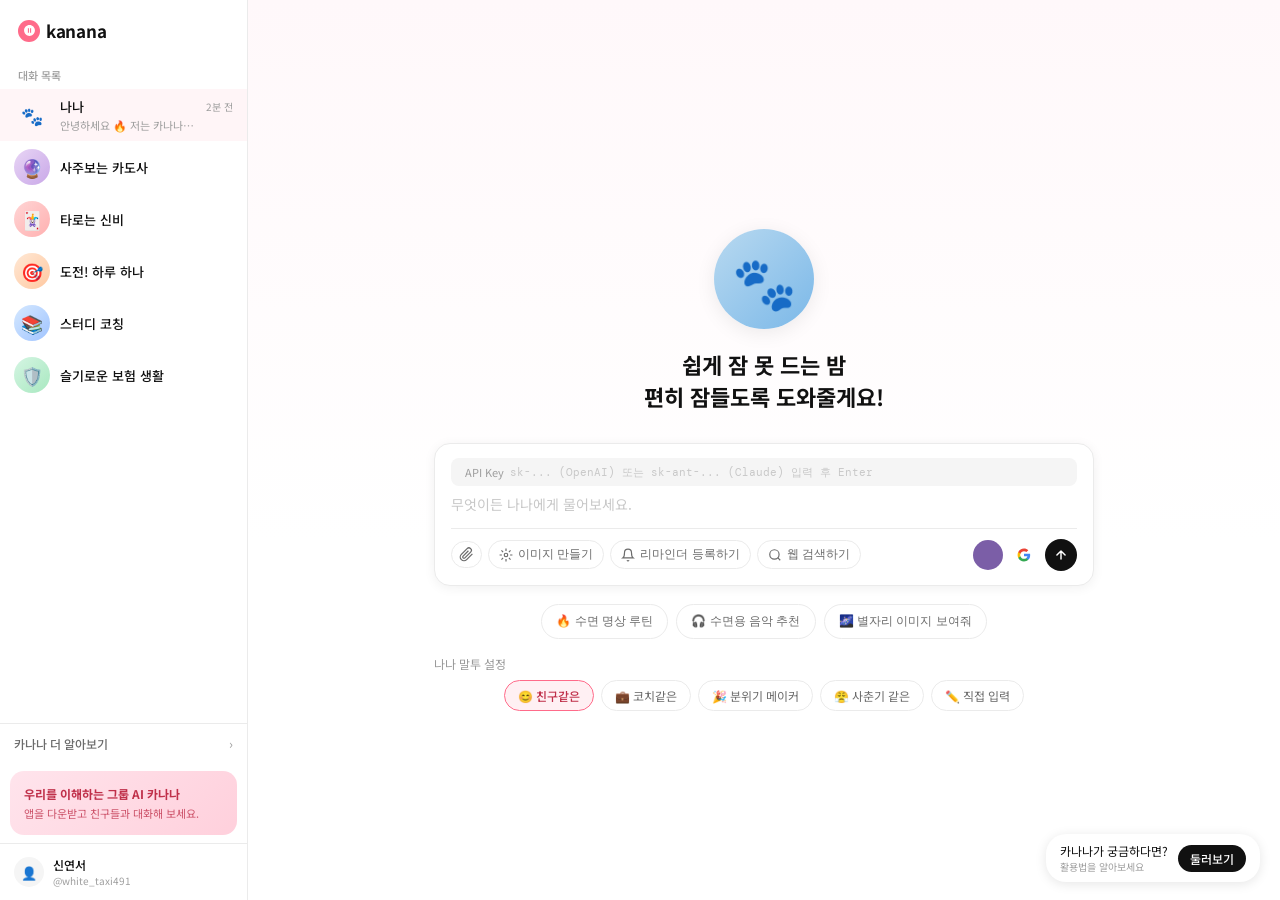
<file: kanana-prototype.html>
<!DOCTYPE html>
<html lang="ko">
<head>
<meta charset="UTF-8"/>
<meta name="viewport" content="width=device-width, initial-scale=1.0"/>
<title>kanana — TO-BE 프로토타입</title>
<link href="https://fonts.googleapis.com/css2?family=Noto+Sans+KR:wght@300;400;500;700&family=DM+Mono:wght@400;500&display=swap" rel="stylesheet"/>
<style>
*{box-sizing:border-box;margin:0;padding:0}
:root{
  --pink:#FF6B8A;--pinkl:#FFF0F3;--pink2:#FFD6DF;
  --black:#111;--gray:#6B6B6B;--gray2:#9E9E9E;--lightgray:#F5F5F5;--border:#EBEBEB;
  --white:#fff;--bg:#FAFAFA;
  --blue:#4A90D9;--bluel:#EBF4FF;
  --green:#3DBE7A;--greenl:#EDFAF3;
  --purple:#7B5EA7;--purplel:#F2EEFF;
  --teal:#00B4A6;
  --sans:'Noto Sans KR',sans-serif;
  --mono:'DM Mono',monospace;
}
html,body{height:100%;font-family:var(--sans);background:var(--bg);color:var(--black);font-size:14px}

/* ── 레이아웃 ── */
.app{display:grid;grid-template-columns:248px 1fr;height:100vh;overflow:hidden;background:var(--white)}

/* ══ 사이드바 ══ */
.sidebar{background:var(--white);border-right:1px solid var(--border);display:flex;flex-direction:column;overflow:hidden}

.sb-logo-row{padding:18px 18px 14px;display:flex;align-items:center;gap:8px}
.sb-logo-img{display:flex;align-items:center;gap:6px;cursor:pointer}
.sb-logo-circle{width:22px;height:22px;border-radius:50%;background:var(--pink);display:flex;align-items:center;justify-content:center}
.sb-logo-circle svg{width:13px;height:13px;fill:#fff}
.sb-logo-text{font-size:17px;font-weight:700;color:var(--black);letter-spacing:-.3px}

.sb-section-label{padding:10px 18px 6px;font-size:11px;color:var(--gray2);font-weight:500}

.sb-list{display:flex;flex-direction:column;overflow-y:auto;flex:1}
.sb-list::-webkit-scrollbar{width:3px}
.sb-list::-webkit-scrollbar-thumb{background:var(--border);border-radius:3px}

.sb-item{display:flex;align-items:center;gap:10px;padding:8px 14px;cursor:pointer;border-radius:0;transition:background .1s;position:relative}
.sb-item:hover{background:var(--lightgray)}
.sb-item.active{background:#FFF5F7}
.sb-item-av{width:36px;height:36px;border-radius:50%;overflow:hidden;flex-shrink:0;display:flex;align-items:center;justify-content:center;font-size:18px}
.sb-item-info{flex:1;min-width:0}
.sb-item-name{font-size:13px;font-weight:500;color:var(--black);white-space:nowrap;overflow:hidden;text-overflow:ellipsis}
.sb-item-preview{font-size:11px;color:var(--gray2);white-space:nowrap;overflow:hidden;text-overflow:ellipsis;margin-top:1px}
.sb-item-time{font-size:10px;color:var(--gray2);flex-shrink:0;align-self:flex-start;margin-top:2px}

.sb-more-row{padding:10px 14px;display:flex;align-items:center;justify-content:space-between;cursor:pointer;border-top:1px solid var(--border)}
.sb-more-label{font-size:12px;color:var(--gray);font-weight:500}
.sb-more-arrow{font-size:13px;color:var(--gray2)}

.sb-promo{margin:8px 10px;border-radius:14px;overflow:hidden;background:linear-gradient(135deg,#FFE4EC,#FFD0DC);padding:14px;cursor:pointer}
.sb-promo-title{font-size:12px;font-weight:700;color:#C0304A;margin-bottom:3px}
.sb-promo-desc{font-size:11px;color:#C0304A;opacity:.8}

.sb-user{padding:12px 14px;border-top:1px solid var(--border);display:flex;align-items:center;gap:9px}
.sb-user-av{width:30px;height:30px;border-radius:50%;background:var(--lightgray);display:flex;align-items:center;justify-content:center;font-size:13px;color:var(--gray)}
.sb-user-name{font-size:12px;font-weight:500;color:var(--black)}
.sb-user-id{font-size:10px;color:var(--gray2)}

/* ══ 채팅 메인 ══ */
.chat-main{display:flex;flex-direction:column;overflow:hidden;background:var(--white)}

/* 인트로 화면 */
.intro-screen{flex:1;display:flex;flex-direction:column;align-items:center;justify-content:center;background:linear-gradient(180deg,#FFF8FA 0%,#fff 60%);padding:40px 20px 0;position:relative}
.intro-avatar{width:100px;height:100px;border-radius:50%;overflow:hidden;margin-bottom:20px;background:linear-gradient(135deg,#B8D9F0,#7BB8E8);display:flex;align-items:center;justify-content:center;font-size:52px;box-shadow:0 4px 20px rgba(0,0,0,.08)}
.intro-title{font-size:22px;font-weight:700;color:var(--black);text-align:center;line-height:1.45;margin-bottom:30px}
.intro-input-wrap{width:100%;max-width:660px;background:var(--white);border:1.5px solid var(--border);border-radius:16px;padding:14px 16px;box-shadow:0 2px 12px rgba(0,0,0,.06)}
.intro-input{width:100%;border:none;outline:none;font-size:14px;font-family:var(--sans);color:var(--black);background:transparent;resize:none}
.intro-input::placeholder{color:#C8C8C8}
.intro-tool-row{display:flex;align-items:center;gap:6px;margin-top:10px;padding-top:10px;border-top:1px solid var(--border)}
.tool-btn{display:flex;align-items:center;gap:5px;padding:5px 10px;border-radius:20px;border:1px solid var(--border);background:var(--white);font-size:12px;color:var(--gray);cursor:pointer;transition:background .1s;white-space:nowrap}
.tool-btn:hover{background:var(--lightgray)}
.tool-btn svg{width:14px;height:14px;flex-shrink:0}
.tool-attach{padding:5px 7px;border-radius:20px;border:1px solid var(--border);background:var(--white);cursor:pointer;color:var(--gray);display:flex;align-items:center}
.tool-send{margin-left:auto;width:32px;height:32px;border-radius:50%;background:var(--black);border:none;display:flex;align-items:center;justify-content:center;cursor:pointer;flex-shrink:0}
.tool-send svg{width:14px;height:14px;fill:#fff}
.tool-icons-right{display:flex;gap:6px;align-items:center;margin-left:auto}
.tool-icon-btn{width:30px;height:30px;border-radius:50%;display:flex;align-items:center;justify-content:center;cursor:pointer;font-size:16px}

.quick-actions{display:flex;gap:8px;margin-top:18px;flex-wrap:wrap;justify-content:center;width:100%;max-width:660px}
.qa-btn{padding:8px 14px;border-radius:20px;border:1px solid var(--border);background:var(--white);font-size:12px;color:var(--gray);cursor:pointer;display:flex;align-items:center;gap:5px;transition:background .1s;white-space:nowrap}
.qa-btn:hover{background:var(--lightgray)}

.intro-help{position:absolute;bottom:18px;right:20px;display:flex;align-items:center;gap:10px;background:var(--white);border-radius:20px;padding:8px 14px;box-shadow:0 2px 12px rgba(0,0,0,.1);cursor:pointer}
.help-text{font-size:12px;color:var(--black)}
.help-sub{font-size:10px;color:var(--gray2)}
.help-btn{padding:5px 12px;border-radius:20px;background:var(--black);color:var(--white);font-size:12px;font-weight:500;white-space:nowrap}

/* 대화 화면 */
.chat-screen{flex:1;display:none;flex-direction:column;overflow:hidden}
.chat-screen.show{display:flex}

.chat-body{flex:1;overflow-y:auto;padding:24px 20px;display:flex;flex-direction:column;gap:20px}
.chat-body::-webkit-scrollbar{width:4px}
.chat-body::-webkit-scrollbar-thumb{background:var(--border);border-radius:4px}

/* 메시지 */
.msg-bot{display:flex;flex-direction:column;gap:4px}
.msg-bot-header{display:flex;align-items:center;gap:7px;margin-bottom:4px}
.msg-bot-av{width:28px;height:28px;border-radius:50%;background:linear-gradient(135deg,#B8D9F0,#7BB8E8);display:flex;align-items:center;justify-content:center;font-size:14px;flex-shrink:0}
.msg-bot-name{font-size:13px;font-weight:500;color:var(--black)}
.msg-bot-text{font-size:14px;color:var(--black);line-height:1.75;max-width:720px}
.msg-bot-text strong{font-weight:600}
.msg-bot-time{font-size:11px;color:var(--gray2);margin-top:4px}

/* 구글 출처 배지 */
.source-row{display:flex;align-items:center;gap:6px;margin-top:10px;flex-wrap:wrap}
.source-google{display:flex;align-items:center;gap:4px;padding:4px 10px;border-radius:20px;border:1px solid var(--border);background:var(--white);font-size:12px;color:var(--gray);cursor:pointer}
.g-icon{width:14px;height:14px;flex-shrink:0}
.source-link{padding:4px 10px;border-radius:20px;border:1px solid var(--border);background:var(--white);font-size:12px;color:var(--gray);cursor:pointer;display:flex;align-items:center;gap:4px}
.source-link:hover{background:var(--lightgray)}

/* 반응 버튼 */
.react-row{display:flex;gap:8px;align-items:center;margin-top:6px}
.react-btn{width:28px;height:28px;border-radius:50%;display:flex;align-items:center;justify-content:center;cursor:pointer;border:none;background:transparent;color:var(--gray2);font-size:14px;transition:background .1s}
.react-btn:hover{background:var(--lightgray)}
.react-more{font-size:16px;color:var(--gray2);cursor:pointer;padding:0 4px}

/* 사용자 메시지 */
.msg-user{display:flex;justify-content:flex-end}
.msg-user-bubble{background:var(--lightgray);border-radius:18px 18px 4px 18px;padding:10px 16px;font-size:14px;color:var(--black);max-width:60%;line-height:1.6}
.msg-user-time{font-size:11px;color:var(--gray2);margin-top:4px;text-align:right}

/* 리마인더 카드 */
.reminder-card{display:inline-flex;align-items:center;gap:8px;background:var(--greenl);border:1px solid #B8EDD3;border-radius:12px;padding:10px 14px;margin-top:6px;font-size:13px}
.rc-icon{font-size:16px}
.rc-title{font-weight:600;color:var(--green)}
.rc-sub{color:#2A9A5E;font-size:12px}

/* 타이핑 */
.typing-row{display:flex;align-items:center;gap:7px}
.typing-dots{display:flex;gap:4px;padding:10px 14px;background:var(--lightgray);border-radius:18px}
.tdot{width:7px;height:7px;border-radius:50%;background:#aaa;animation:bounce 1.2s ease-in-out infinite}
.tdot:nth-child(2){animation-delay:.2s}
.tdot:nth-child(3){animation-delay:.4s}
@keyframes bounce{0%,80%,100%{transform:translateY(0)}40%{transform:translateY(-6px)}}

/* 채팅창 하단 입력 */
.chat-footer{border-top:1px solid var(--border);background:var(--white);padding:12px 20px 14px;flex-shrink:0}
.chat-input-wrap{border:1.5px solid var(--border);border-radius:16px;padding:12px 14px;background:var(--white)}
.chat-input-wrap:focus-within{border-color:#BBBBBB}
.chat-input{width:100%;border:none;outline:none;font-size:14px;font-family:var(--sans);color:var(--black);background:transparent;resize:none;min-height:20px}
.chat-input::placeholder{color:#C8C8C8}
.chat-tool-row{display:flex;align-items:center;gap:6px;margin-top:10px}

/* API Key 입력 (작게) */
.apikey-row{display:flex;align-items:center;gap:6px;padding:6px 14px;background:var(--lightgray);border-radius:8px;margin-bottom:8px}
.apikey-label{font-size:11px;color:var(--gray2);white-space:nowrap}
.apikey-inp{flex:1;border:none;background:transparent;font-size:11px;font-family:var(--mono);color:var(--black);outline:none}
.apikey-inp::placeholder{color:#C8C8C8}

/* 말투 설정 버튼 */
.tone-btn{padding:6px 13px;border-radius:20px;border:1.5px solid var(--border);background:var(--white);font-size:12px;color:var(--gray);cursor:pointer;font-family:var(--sans);transition:all .12s}
.tone-btn:hover{background:var(--lightgray)}
.tone-btn.active{border-color:#FF6B8A;background:#FFF0F3;color:#C0304A;font-weight:500}

::-webkit-scrollbar{width:4px}
::-webkit-scrollbar-thumb{background:var(--border);border-radius:4px}
</style>
</head>
<body>
<div class="app">

  <!-- ══ 사이드바 ══ -->
  <aside class="sidebar">
    <div class="sb-logo-row">
      <div class="sb-logo-img">
        <div class="sb-logo-circle">
          <svg viewBox="0 0 24 24"><path d="M12 2C6.48 2 2 6.48 2 12s4.48 10 10 10 10-4.48 10-10S17.52 2 12 2zm-1 14H9V8h2v8zm4 0h-2V8h2v8z"/></svg>
        </div>
        <span class="sb-logo-text">kanana</span>
      </div>
    </div>

    <div class="sb-section-label">대화 목록</div>
    <div class="sb-list" id="sbList">
      <div class="sb-item active" onclick="selectMate('nana',this)">
        <div class="sb-item-av">🐾</div>
        <div class="sb-item-info">
          <div class="sb-item-name">나나</div>
          <div class="sb-item-preview">안녕하세요 🔥 저는 카나나에서...</div>
        </div>
        <div class="sb-item-time">2분 전</div>
      </div>
      <div class="sb-item" onclick="selectMate('fortune',this)">
        <div class="sb-item-av" style="background:linear-gradient(135deg,#E8D5F5,#C9A8E8)">🔮</div>
        <div class="sb-item-info"><div class="sb-item-name">사주보는 카도사</div></div>
      </div>
      <div class="sb-item" onclick="selectMate('tarot',this)">
        <div class="sb-item-av" style="background:linear-gradient(135deg,#FFD5D5,#FFB0B0)">🃏</div>
        <div class="sb-item-info"><div class="sb-item-name">타로는 신비</div></div>
      </div>
      <div class="sb-item" onclick="selectMate('challenge',this)">
        <div class="sb-item-av" style="background:linear-gradient(135deg,#FFE8D5,#FFC8A0)">🎯</div>
        <div class="sb-item-info"><div class="sb-item-name">도전! 하루 하나</div></div>
      </div>
      <div class="sb-item" onclick="selectMate('study',this)">
        <div class="sb-item-av" style="background:linear-gradient(135deg,#D5E8FF,#A0C4FF)">📚</div>
        <div class="sb-item-info"><div class="sb-item-name">스터디 코칭</div></div>
      </div>
      <div class="sb-item" onclick="selectMate('insurance',this)">
        <div class="sb-item-av" style="background:linear-gradient(135deg,#D5F5E3,#A8E8C0)">🛡️</div>
        <div class="sb-item-info"><div class="sb-item-name">슬기로운 보험 생활</div></div>
      </div>
    </div>

    <div class="sb-more-row">
      <span class="sb-more-label">카나나 더 알아보기</span>
      <span class="sb-more-arrow">›</span>
    </div>

    <div class="sb-promo">
      <div class="sb-promo-title">우리를 이해하는 그룹 AI 카나나</div>
      <div class="sb-promo-desc">앱을 다운받고 친구들과 대화해 보세요.</div>
    </div>

    <div class="sb-user">
      <div class="sb-user-av">👤</div>
      <div>
        <div class="sb-user-name">신연서</div>
        <div class="sb-user-id">@white_taxi491</div>
      </div>
    </div>
  </aside>

  <!-- ══ 메인 ══ -->
  <div class="chat-main">

    <!-- 인트로 화면 -->
    <div class="intro-screen" id="introScreen">
      <div class="intro-avatar" id="introAv">🐾</div>
      <div class="intro-title" id="introTitle">쉽게 잠 못 드는 밤<br><strong>편히 잠들도록 도와줄게요!</strong></div>

      <div class="intro-input-wrap">
        <div class="apikey-row">
          <span class="apikey-label">API Key</span>
          <input type="password" id="apiKeyInput" class="apikey-inp" placeholder="sk-... (OpenAI) 또는 sk-ant-... (Claude) 입력 후 Enter"/>
        </div>
        <textarea id="introInput" class="intro-input" rows="1" placeholder="무엇이든 나나에게 물어보세요." oninput="autoResize(this)"></textarea>
        <div class="intro-tool-row">
          <button class="tool-attach" title="첨부">
            <svg width="15" height="15" viewBox="0 0 24 24" fill="none" stroke="currentColor" stroke-width="2"><path d="M21.44 11.05l-9.19 9.19a6 6 0 0 1-8.49-8.49l9.19-9.19a4 4 0 0 1 5.66 5.66l-9.2 9.19a2 2 0 0 1-2.83-2.83l8.49-8.48"/></svg>
          </button>
          <button class="tool-btn">
            <svg width="14" height="14" viewBox="0 0 24 24" fill="none" stroke="currentColor" stroke-width="2"><circle cx="12" cy="12" r="3"/><path d="M12 1v4M12 19v4M4.22 4.22l2.83 2.83M16.95 16.95l2.83 2.83M1 12h4M19 12h4M4.22 19.78l2.83-2.83M16.95 7.05l2.83-2.83"/></svg>
            이미지 만들기
          </button>
          <button class="tool-btn" onclick="quickReminder()">
            <svg width="14" height="14" viewBox="0 0 24 24" fill="none" stroke="currentColor" stroke-width="2"><path d="M18 8A6 6 0 0 0 6 8c0 7-3 9-3 9h18s-3-2-3-9"/><path d="M13.73 21a2 2 0 0 1-3.46 0"/></svg>
            리마인더 등록하기
          </button>
          <button class="tool-btn">
            <svg width="14" height="14" viewBox="0 0 24 24" fill="none" stroke="currentColor" stroke-width="2"><circle cx="11" cy="11" r="8"/><path d="m21 21-4.35-4.35"/></svg>
            웹 검색하기
          </button>
          <div class="tool-icons-right">
            <div class="tool-icon-btn" style="background:#7B5EA7;border-radius:50%" title="플러스">
              <svg width="16" height="16" viewBox="0 0 24 24" fill="white"><path d="M12 5v14M5 12h14"/></svg>
            </div>
            <div class="tool-icon-btn" title="구글 연동">
              <svg class="g-icon" viewBox="0 0 24 24" width="20" height="20">
                <path fill="#4285F4" d="M22.56 12.25c0-.78-.07-1.53-.2-2.25H12v4.26h5.92c-.26 1.37-1.04 2.53-2.21 3.31v2.77h3.57c2.08-1.92 3.28-4.74 3.28-8.09z"/>
                <path fill="#34A853" d="M12 23c2.97 0 5.46-.98 7.28-2.66l-3.57-2.77c-.98.66-2.23 1.06-3.71 1.06-2.86 0-5.29-1.93-6.16-4.53H2.18v2.84C3.99 20.53 7.7 23 12 23z"/>
                <path fill="#FBBC05" d="M5.84 14.09c-.22-.66-.35-1.36-.35-2.09s.13-1.43.35-2.09V7.07H2.18C1.43 8.55 1 10.22 1 12s.43 3.45 1.18 4.93l2.85-2.22.81-.62z"/>
                <path fill="#EA4335" d="M12 5.38c1.62 0 3.06.56 4.21 1.64l3.15-3.15C17.45 2.09 14.97 1 12 1 7.7 1 3.99 3.47 2.18 7.07l3.66 2.84c.87-2.6 3.3-4.53 6.16-4.53z"/>
              </svg>
            </div>
            <button class="tool-send" onclick="sendFromIntro()">
              <svg viewBox="0 0 24 24"><path d="M12 5v14M5 12l7-7 7 7" stroke="white" stroke-width="2.5" stroke-linecap="round" stroke-linejoin="round" fill="none"/></svg>
            </button>
          </div>
        </div>
      </div>

      <div class="quick-actions" id="quickActions">
        <button class="qa-btn" onclick="quickSend('🔥 수면 명상 루틴')">🔥 수면 명상 루틴</button>
        <button class="qa-btn" onclick="quickSend('🎧 수면용 음악 추천')">🎧 수면용 음악 추천</button>
        <button class="qa-btn" onclick="quickSend('🌌 별자리 이미지 보여줘')">🌌 별자리 이미지 보여줘</button>
      </div>

      <!-- 말투 설정 (카나나 공식 기능) -->
      <div style="margin-top:16px;display:flex;flex-direction:column;align-items:center;gap:8px;width:100%;max-width:660px">
        <div style="font-size:12px;color:#999;align-self:flex-start">나나 말투 설정</div>
        <div style="display:flex;gap:7px;flex-wrap:wrap">
          <button class="tone-btn active" id="tone-friend" onclick="setTone('friend',this)">😊 친구같은</button>
          <button class="tone-btn" id="tone-coach" onclick="setTone('coach',this)">💼 코치같은</button>
          <button class="tone-btn" id="tone-vibe" onclick="setTone('vibe',this)">🎉 분위기 메이커</button>
          <button class="tone-btn" id="tone-teen" onclick="setTone('teen',this)">😤 사춘기 같은</button>
          <button class="tone-btn" id="tone-custom" onclick="setTone('custom',this)">✏️ 직접 입력</button>
        </div>
        <input type="text" id="customToneInput" placeholder="원하는 말투를 직접 입력해보세요 (예: 다정한 언니처럼)" style="display:none;width:100%;padding:8px 12px;border:1.5px solid #E0E0E0;border-radius:10px;font-size:13px;font-family:var(--sans);outline:none"/>
      </div>

      <div class="intro-help">
        <div><div class="help-text">카나나가 궁금하다면?</div><div class="help-sub">활용법을 알아보세요</div></div>
        <div class="help-btn">둘러보기</div>
      </div>
    </div>

    <!-- 대화 화면 -->
    <div class="chat-screen" id="chatScreen">
      <div class="chat-body" id="chatBody"></div>
      <div class="chat-footer">
        <div class="chat-input-wrap">
          <textarea id="chatInput" class="chat-input" rows="1" placeholder="무엇이든 나나에게 물어보세요." oninput="autoResize(this)"></textarea>
          <div class="chat-tool-row">
            <button class="tool-attach">
              <svg width="15" height="15" viewBox="0 0 24 24" fill="none" stroke="currentColor" stroke-width="2"><path d="M21.44 11.05l-9.19 9.19a6 6 0 0 1-8.49-8.49l9.19-9.19a4 4 0 0 1 5.66 5.66l-9.2 9.19a2 2 0 0 1-2.83-2.83l8.49-8.48"/></svg>
            </button>
            <button class="tool-btn">
              <svg width="14" height="14" viewBox="0 0 24 24" fill="none" stroke="currentColor" stroke-width="2"><circle cx="12" cy="12" r="3"/><path d="M12 1v4M12 19v4M4.22 4.22l2.83 2.83M16.95 16.95l2.83 2.83M1 12h4M19 12h4M4.22 19.78l2.83-2.83M16.95 7.05l2.83-2.83"/></svg>
              이미지 만들기
            </button>
            <button class="tool-btn" onclick="quickReminder()">
              <svg width="14" height="14" viewBox="0 0 24 24" fill="none" stroke="currentColor" stroke-width="2"><path d="M18 8A6 6 0 0 0 6 8c0 7-3 9-3 9h18s-3-2-3-9"/><path d="M13.73 21a2 2 0 0 1-3.46 0"/></svg>
              리마인더 등록하기
            </button>
            <button class="tool-btn">
              <svg width="14" height="14" viewBox="0 0 24 24" fill="none" stroke="currentColor" stroke-width="2"><circle cx="11" cy="11" r="8"/><path d="m21 21-4.35-4.35"/></svg>
              웹 검색하기
            </button>
            <div class="tool-icons-right">
              <div class="tool-icon-btn" style="background:#7B5EA7;border-radius:50%">
                <svg width="16" height="16" viewBox="0 0 24 24" fill="white"><path d="M12 5v14M5 12h14"/></svg>
              </div>
              <div class="tool-icon-btn">
                <svg class="g-icon" viewBox="0 0 24 24" width="20" height="20">
                  <path fill="#4285F4" d="M22.56 12.25c0-.78-.07-1.53-.2-2.25H12v4.26h5.92c-.26 1.37-1.04 2.53-2.21 3.31v2.77h3.57c2.08-1.92 3.28-4.74 3.28-8.09z"/>
                  <path fill="#34A853" d="M12 23c2.97 0 5.46-.98 7.28-2.66l-3.57-2.77c-.98.66-2.23 1.06-3.71 1.06-2.86 0-5.29-1.93-6.16-4.53H2.18v2.84C3.99 20.53 7.7 23 12 23z"/>
                  <path fill="#FBBC05" d="M5.84 14.09c-.22-.66-.35-1.36-.35-2.09s.13-1.43.35-2.09V7.07H2.18C1.43 8.55 1 10.22 1 12s.43 3.45 1.18 4.93l2.85-2.22.81-.62z"/>
                  <path fill="#EA4335" d="M12 5.38c1.62 0 3.06.56 4.21 1.64l3.15-3.15C17.45 2.09 14.97 1 12 1 7.7 1 3.99 3.47 2.18 7.07l3.66 2.84c.87-2.6 3.3-4.53 6.16-4.53z"/>
                </svg>
              </div>
              <button class="tool-send" onclick="sendFromChat()" id="sendBtn">
                <svg viewBox="0 0 24 24"><path d="M12 5v14M5 12l7-7 7 7" stroke="white" stroke-width="2.5" stroke-linecap="round" stroke-linejoin="round" fill="none"/></svg>
              </button>
            </div>
          </div>
        </div>
      </div>
    </div>

  </div>
</div>

<script>
const MATE_DATA = {
  nana:      { name:'나나', emoji:'🐾', intro:'쉽게 잠 못 드는 밤\n<strong>편히 잠들도록 도와줄게요!</strong>', quick:['🔥 수면 명상 루틴','🎧 수면용 음악 추천','🌌 별자리 이미지 보여줘'], persona:'친구 같은 개인 AI 메이트 나나' },
  fortune:   { name:'사주보는 카도사', emoji:'🔮', intro:'오늘의 운세가 궁금하다면\n<strong>사주로 알아볼게요!</strong>', quick:['♈ 오늘 내 운세','💕 연애운 보기','💼 직업운 보기'], persona:'사주와 운세 전문 AI 메이트' },
  tarot:     { name:'타로는 신비', emoji:'🃏', intro:'타로 카드로\n<strong>오늘의 메시지를 받아보세요!</strong>', quick:['🃏 오늘의 타로','💘 연애 타로','🎯 목표 타로'], persona:'타로 카드 해석 전문 AI 메이트' },
  insurance: { name:'슬기로운 보험 생활', emoji:'🛡️', intro:'보험, 제대로 알고\n<strong>현명하게 가입해봐요!</strong>', quick:['🛡️ 내 보험 점검하기','📊 보험 상품 비교','💡 꼭 필요한 보험은?'], persona:'마이데이터 기반 보험 분석 전문 AI 메이트 (해빗팩토리와 함께)' },
  challenge: { name:'도전! 하루 하나', emoji:'🎯', intro:'오늘도 한 걸음씩\n<strong>함께 도전해요!</strong>', quick:['🌅 오늘의 도전 미션','💪 운동 루틴','📖 독서 습관'], persona:'자기계발과 습관 형성 AI 메이트' },
  study:     { name:'스터디 코칭', emoji:'📚', intro:'공부가 막막할 때\n<strong>함께 해결해 드릴게요!</strong>', quick:['📝 오늘 공부 계획','🧠 집중력 높이기','📖 암기법 알려줘'], persona:'이병훈 소장과 함께하는 학습 지원 AI 메이트' },
};

let currentMate = 'nana';
let history = [];
let isLoading = false;
let apiKey = sessionStorage.getItem('kn_key') || '';

const $ = id => document.getElementById(id);

function autoResize(el) {
  el.style.height = 'auto';
  el.style.height = Math.min(el.scrollHeight, 120) + 'px';
}

function selectMate(id, el) {
  document.querySelectorAll('.sb-item').forEach(i=>i.classList.remove('active'));
  el.classList.add('active');
  currentMate = id;
  history = [];
  const m = MATE_DATA[id];
  $('introAv').textContent = m.emoji;
  $('introTitle').innerHTML = m.intro.replace('\n','<br>');
  $('quickActions').innerHTML = m.quick.map(q=>`<button class="qa-btn" onclick="quickSend('${q}')">${q}</button>`).join('');
  $('introScreen').style.display = '';
  $('chatScreen').classList.remove('show');
  $('chatBody').innerHTML = '';
}

function esc(s){ return String(s).replace(/&/g,'&amp;').replace(/</g,'&lt;').replace(/>/g,'&gt;'); }
function now(){ return new Date().toLocaleTimeString('ko-KR',{hour:'2-digit',minute:'2-digit'}); }
function scrollBot(){ const b=$('chatBody'); b.scrollTop=b.scrollHeight; }

function addUserMsg(text) {
  const el = document.createElement('div');
  el.innerHTML = `<div class="msg-user"><div><div class="msg-user-bubble">${esc(text)}</div><div class="msg-user-time">${now()}</div></div></div>`;
  $('chatBody').appendChild(el); scrollBot();
}

function addBotMsg(html, opts={}) {
  const m = MATE_DATA[currentMate];
  const sources = opts.sources||[];
  const reminder = opts.reminder||'';
  const el = document.createElement('div');
  el.className = 'msg-bot';
  el.innerHTML = `
    <div class="msg-bot-header">
      <div class="msg-bot-av">${m.emoji}</div>
      <div class="msg-bot-name">${m.name}</div>
    </div>
    <div class="msg-bot-text">${html}${reminder?`<br><div class="reminder-card"><span class="rc-icon">🔔</span><div><div class="rc-title">알림 등록 완료!</div><div class="rc-sub">${esc(reminder)}</div></div></div>`:''}
    </div>
    ${sources.length?`<div class="source-row">
      <div class="source-google"><svg class="g-icon" viewBox="0 0 24 24" width="14" height="14"><path fill="#4285F4" d="M22.56 12.25c0-.78-.07-1.53-.2-2.25H12v4.26h5.92c-.26 1.37-1.04 2.53-2.21 3.31v2.77h3.57c2.08-1.92 3.28-4.74 3.28-8.09z"/><path fill="#34A853" d="M12 23c2.97 0 5.46-.98 7.28-2.66l-3.57-2.77c-.98.66-2.23 1.06-3.71 1.06-2.86 0-5.29-1.93-6.16-4.53H2.18v2.84C3.99 20.53 7.7 23 12 23z"/><path fill="#FBBC05" d="M5.84 14.09c-.22-.66-.35-1.36-.35-2.09s.13-1.43.35-2.09V7.07H2.18C1.43 8.55 1 10.22 1 12s.43 3.45 1.18 4.93l2.85-2.22.81-.62z"/><path fill="#EA4335" d="M12 5.38c1.62 0 3.06.56 4.21 1.64l3.15-3.15C17.45 2.09 14.97 1 12 1 7.7 1 3.99 3.47 2.18 7.07l3.66 2.84c.87-2.6 3.3-4.53 6.16-4.53z"/></svg> 출처</div>
      ${sources.map(s=>`<div class="source-link">🔗 ${esc(s)}</div>`).join('')}
    </div>`:''}
    <div class="msg-bot-time">${now()}</div>
    <div class="react-row">
      <button class="react-btn" title="답장">↩</button>
      <button class="react-btn" title="이모지">😊</button>
      <button class="react-btn" title="복사">⎘</button>
      <button class="react-btn" title="링크">🔗</button>
      <span class="react-more">···</span>
    </div>`;
  $('chatBody').appendChild(el); scrollBot();
}

function addTyping() {
  const el = document.createElement('div');
  el.className = 'typing-row'; el.id = 'typing';
  el.innerHTML = `<div class="msg-bot-av">${MATE_DATA[currentMate].emoji}</div><div class="typing-dots"><div class="tdot"></div><div class="tdot"></div><div class="tdot"></div></div>`;
  $('chatBody').appendChild(el); scrollBot();
}
function removeTyping(){ $('typing')?.remove(); }

const SYSTEM = () => {
  const m = MATE_DATA[currentMate];
  const tone = getToneInstruction();
  return `당신은 카카오 카나나의 AI 메이트 '${m.name}'입니다. ${m.persona}.

[말투 설정 — 반드시 준수]
${tone}

사용자 이름: 신연서님. 현재 위치: 서울 성동구 하왕십리동.
리마인더 등록 요청 시 [REMINDER:내용:날짜시간] 형식으로 응답에 포함하세요.
웹 검색이 필요한 경우 답변 마지막에 [SOURCES:출처1,출처2] 형식으로 포함하세요.
답변 마지막에 자연스럽게 관련 후속 질문을 1~2개 제안하세요.`;
};

async function callAPI(text) {
  const key = apiKey || $('apiKeyInput').value.trim();
  if (!key) return '⚠️ API Key를 입력창에 입력해 주세요. (OpenAI: sk-... / Claude: sk-ant-...)';

  const isAnthropic = key.startsWith('sk-ant');
  const messages = [...history, {role:'user', content:text}];

  if (isAnthropic) {
    const res = await fetch('https://api.anthropic.com/v1/messages', {
      method:'POST',
      headers:{'Content-Type':'application/json'},
      body: JSON.stringify({ model:'claude-sonnet-4-20250514', max_tokens:1000, system:SYSTEM(), messages })
    });
    if (!res.ok) { const e=await res.json().catch(()=>({})); throw new Error(e.error?.message||`HTTP ${res.status}`); }
    const d = await res.json();
    return (d.content||[]).map(b=>b.text||'').join('');
  } else {
    const res = await fetch('https://api.openai.com/v1/chat/completions', {
      method:'POST',
      headers:{'Content-Type':'application/json','Authorization':`Bearer ${key}`},
      body: JSON.stringify({ model:'gpt-4o', max_tokens:1000, messages:[{role:'system',content:SYSTEM()},...messages] })
    });
    if (!res.ok) { const e=await res.json().catch(()=>({})); throw new Error(e.error?.message||`HTTP ${res.status}`); }
    const d = await res.json();
    return d.choices?.[0]?.message?.content||'';
  }
}

async function sendMessage(text) {
  text = text.trim(); if (!text || isLoading) return;
  isLoading = true;

  // 인트로 → 채팅 화면 전환
  $('introScreen').style.display = 'none';
  $('chatScreen').classList.add('show');

  addUserMsg(text);
  history.push({role:'user', content:text});
  addTyping();

  try {
    const raw = await callAPI(text);
    removeTyping();
    history.push({role:'assistant', content:raw});

    // 파싱
    const reminderMatch = raw.match(/\[REMINDER:([^:]+):([^\]]+)\]/);
    const reminder = reminderMatch ? `${reminderMatch[1]} — ${reminderMatch[2]}` : '';
    const sourcesMatch = raw.match(/\[SOURCES:([^\]]+)\]/);
    const sources = sourcesMatch ? sourcesMatch[1].split(',').map(s=>s.trim()).filter(Boolean) : [];
    const useWebSearch = /검색|날씨|뉴스|오늘|최신|현재|근처|맛집/.test(text);

    let clean = raw
      .replace(/\[REMINDER:[^\]]*\]/g,'')
      .replace(/\[SOURCES:[^\]]*\]/g,'')
      .trim();

    // 마크다운 변환
    const html = clean
      .replace(/\*\*(.*?)\*\*/g,'<strong>$1</strong>')
      .replace(/\n/g,'<br>');

    addBotMsg(html, {
      reminder,
      sources: sources.length ? sources : (useWebSearch ? ['오늘 인기있는 음식','오늘 날씨 서울 성동구 하왕십리동','오늘의 추천 메뉴'] : [])
    });

    if (history.length > 12) { history = history.slice(-10); }

  } catch(e) {
    removeTyping();
    addBotMsg(`잠시 오류가 발생했어요 😥<br><small style="color:#aaa">${esc(e.message)}</small>`);
  }
  isLoading = false;
}

function sendFromIntro() { const t=$('introInput').value; $('introInput').value=''; $('introInput').style.height=''; sendMessage(t); }
function sendFromChat()  { const t=$('chatInput').value;  $('chatInput').value='';  $('chatInput').style.height=''; sendMessage(t); }
function quickSend(t)    { sendMessage(t); }
function quickReminder() { sendMessage('내일 오전 9시에 병원 예약 리마인더 등록해줘'); }

// 입력창 Enter
['introInput','chatInput'].forEach(id=>{
  $(id)?.addEventListener('keydown',e=>{
    if(e.key==='Enter'&&!e.shiftKey){ e.preventDefault(); id==='introInput'?sendFromIntro():sendFromChat(); }
  });
});

// API Key 저장
$('apiKeyInput').addEventListener('keydown',e=>{
  if(e.key==='Enter'){
    apiKey=$('apiKeyInput').value.trim();
    if(apiKey){ sessionStorage.setItem('kn_key',apiKey); $('apiKeyInput').value='(저장됨)'; }
  }
});

if(apiKey) $('apiKeyInput').placeholder='(저장된 키 사용 중)';

// ── 말투 설정 ─────────────────────────────────────────────────────────
const TONES = {
  friend: '친구처럼 편하고 친근하게, 반말로',
  coach:  '전문적이고 체계적으로, 코치처럼 동기부여하며',
  vibe:   '분위기를 띄우고 유쾌하게, 이모지를 많이 써서',
  teen:   '약간 삐딱하고 반항기 있게, 사춘기 느낌으로',
  custom: '',
};
let currentTone = 'friend';

function setTone(t, btn) {
  currentTone = t;
  document.querySelectorAll('.tone-btn').forEach(b=>b.classList.remove('active'));
  btn.classList.add('active');
  const customInput = $('customToneInput');
  if (t === 'custom') {
    customInput.style.display = 'block';
    customInput.focus();
  } else {
    customInput.style.display = 'none';
  }
}

function getToneInstruction() {
  if (currentTone === 'custom') {
    const v = $('customToneInput')?.value?.trim();
    return v ? v + '로 말해줘.' : TONES.friend;
  }
  return TONES[currentTone] || TONES.friend;
}
</script>
</body>
</html>
</file>
